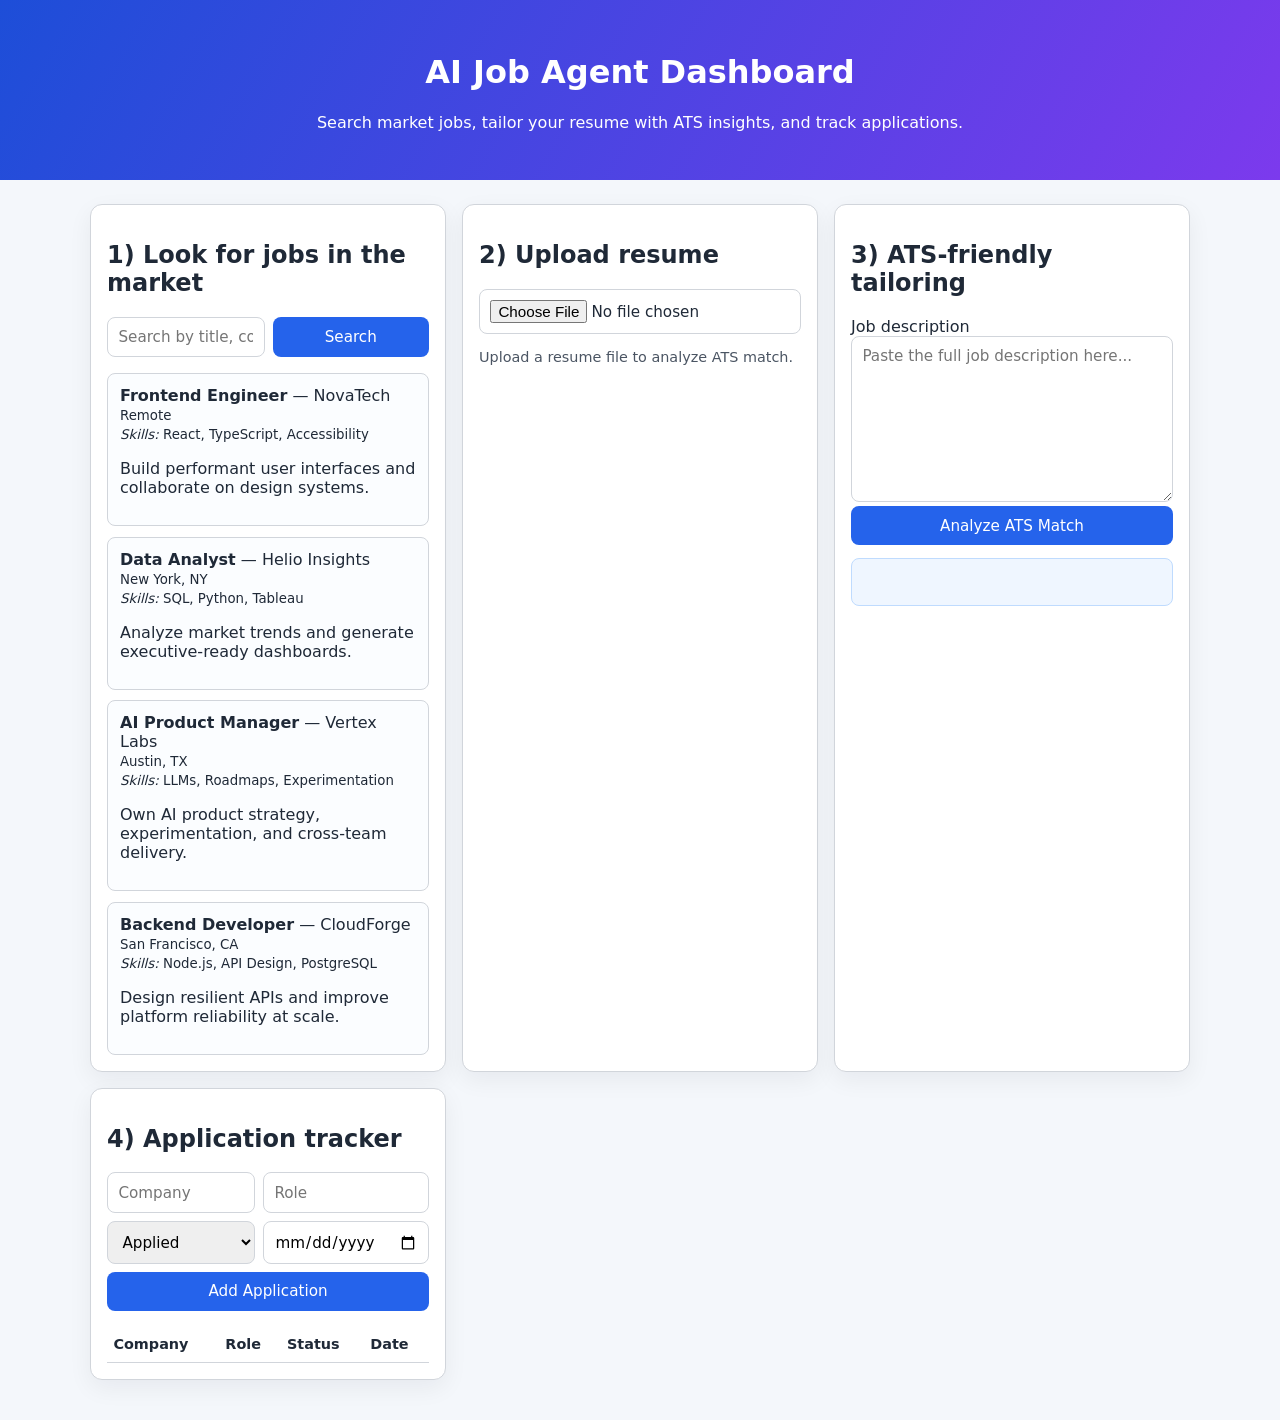
<file: index.html>
<!DOCTYPE html>
<html lang="en">
  <head>
    <meta charset="UTF-8" />
    <meta name="viewport" content="width=device-width, initial-scale=1.0" />
    <title>AI Job Agent Dashboard</title>
    <link rel="stylesheet" href="styles.css" />
  </head>
  <body>
    <header class="hero">
      <h1>AI Job Agent Dashboard</h1>
      <p>Search market jobs, tailor your resume with ATS insights, and track applications.</p>
    </header>

    <main class="layout">
      <section class="card" id="jobs">
        <h2>1) Look for jobs in the market</h2>
        <div class="search-row">
          <input id="jobQuery" type="text" placeholder="Search by title, company, skill, or location" />
          <button id="searchButton">Search</button>
        </div>
        <ul id="jobResults" class="job-list"></ul>
      </section>

      <section class="card" id="resume">
        <h2>2) Upload resume</h2>
        <input type="file" id="resumeUpload" accept=".txt,.md,.pdf,.doc,.docx" />
        <p id="resumeStatus" class="hint">Upload a resume file to analyze ATS match.</p>
      </section>

      <section class="card" id="ats">
        <h2>3) ATS-friendly tailoring</h2>
        <label for="jobDescription">Job description</label>
        <textarea id="jobDescription" rows="8" placeholder="Paste the full job description here..."></textarea>
        <button id="analyzeButton">Analyze ATS Match</button>
        <div id="atsOutput" class="ats-output"></div>
      </section>

      <section class="card" id="tracker">
        <h2>4) Application tracker</h2>
        <form id="applicationForm" class="grid-form">
          <input id="companyInput" placeholder="Company" required />
          <input id="roleInput" placeholder="Role" required />
          <select id="statusInput" required>
            <option value="Applied">Applied</option>
            <option value="Interview">Interview</option>
            <option value="Offer">Offer</option>
            <option value="Rejected">Rejected</option>
          </select>
          <input id="dateInput" type="date" required />
          <button type="submit">Add Application</button>
        </form>

        <table>
          <thead>
            <tr>
              <th>Company</th>
              <th>Role</th>
              <th>Status</th>
              <th>Date</th>
            </tr>
          </thead>
          <tbody id="applicationsBody"></tbody>
        </table>
      </section>
    </main>

    <script src="script.js"></script>
  </body>
</html>
</file>
<file: styles.css>
:root {
  --bg: #f4f7fb;
  --card: #ffffff;
  --text: #1f2937;
  --accent: #2563eb;
  --border: #d1d5db;
}

* {
  box-sizing: border-box;
  font-family: Inter, system-ui, -apple-system, Segoe UI, Roboto, sans-serif;
}

body {
  margin: 0;
  background: var(--bg);
  color: var(--text);
}

.hero {
  background: linear-gradient(120deg, #1d4ed8, #7c3aed);
  color: #fff;
  padding: 2rem 1rem;
  text-align: center;
}

.layout {
  width: min(1100px, 92%);
  margin: 1.5rem auto 2.5rem;
  display: grid;
  grid-template-columns: repeat(auto-fit, minmax(320px, 1fr));
  gap: 1rem;
}

.card {
  background: var(--card);
  border: 1px solid var(--border);
  border-radius: 12px;
  padding: 1rem;
  box-shadow: 0 8px 25px rgba(15, 23, 42, 0.06);
}

.search-row {
  display: flex;
  gap: 0.5rem;
}

input,
textarea,
select,
button {
  width: 100%;
  padding: 0.65rem;
  border: 1px solid var(--border);
  border-radius: 8px;
  font-size: 0.95rem;
}

button {
  background: var(--accent);
  color: #fff;
  border: none;
  cursor: pointer;
}

button:hover {
  opacity: 0.92;
}

.job-list {
  margin: 1rem 0 0;
  padding: 0;
  list-style: none;
  display: flex;
  flex-direction: column;
  gap: 0.65rem;
}

.job-item {
  border: 1px solid var(--border);
  border-radius: 8px;
  padding: 0.75rem;
  background: #fbfdff;
}

.hint {
  color: #4b5563;
  font-size: 0.9rem;
}

.ats-output {
  margin-top: 0.8rem;
  padding: 0.75rem;
  border-radius: 8px;
  background: #eff6ff;
  border: 1px solid #bfdbfe;
  min-height: 48px;
}

.grid-form {
  display: grid;
  grid-template-columns: repeat(2, 1fr);
  gap: 0.5rem;
}

.grid-form button {
  grid-column: span 2;
}

table {
  width: 100%;
  margin-top: 1rem;
  border-collapse: collapse;
}

th,
td {
  border-bottom: 1px solid var(--border);
  text-align: left;
  padding: 0.6rem 0.4rem;
  font-size: 0.9rem;
}
</file>
